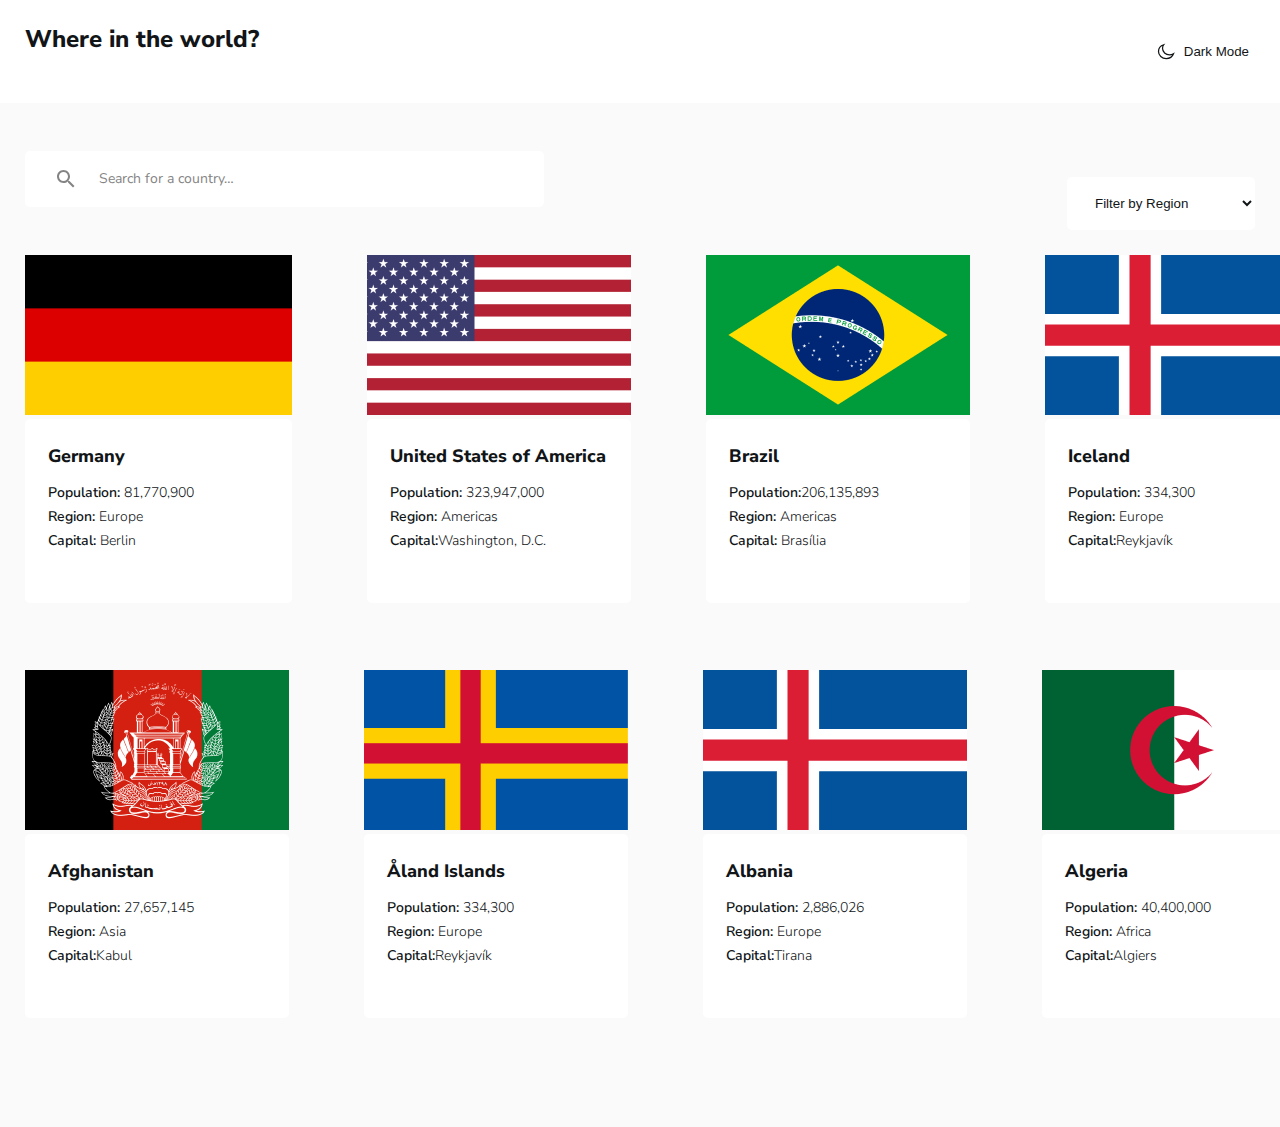
<file: index.html>
<!DOCTYPE html>
<html lang="en">

<head>
  <meta charset="UTF-8">
  <meta name="viewport" content="width=device-width, initial-scale=1.0">
  <title>Country</title>

  <link rel="preconnect" href="https://fonts.googleapis.com">
  <link rel="preconnect" href="https://fonts.gstatic.com" crossorigin>
  <link
    href="https://fonts.googleapis.com/css2?family=Nunito+Sans:opsz,wght@6..12,300;6..12,400;6..12,600;6..12,800&display=swap"
    rel="stylesheet">
  <link rel="stylesheet" href="style/style.css">
</head>

<body>
  <header class="header">
    <div  class="header-site container ">
      <h3 class="header-text">Where in the world?</h3>
      <button class="header-button" type="button"><span class="header-dark-mode">Dark Mode</span></button>
    </div>
    <div class="header-list">
      <div class="container">
        <div class="header-select">
          <div class="header-div">
            <input class="header-input " type="text" placeholder="Search for a country…">
            <svg class="header-svg" width="18" height="18" viewBox="0 0 18 18" fill="none" xmlns="http://www.w3.org/2000/svg">
              <g id="search">
              <path id="icon-search-black" fill-rule="evenodd" clip-rule="evenodd" d="M12.5 11H11.7L11.4 10.7C12.4 9.6 13 8.1 13 6.5C13 2.9 10.1 0 6.5 0C2.9 0 0 2.9 0 6.5C0 10.1 2.9 13 6.5 13C8.1 13 9.6 12.4 10.7 11.4L11 11.7V12.5L16 17.5L17.5 16L12.5 11ZM6.5 11C4 11 2 9 2 6.5C2 4 4 2 6.5 2C9 2 11 4 11 6.5C11 9 9 11 6.5 11Z" fill="currentColor"/>
              </g>
              </svg>
          </div>
             <select class="header-option">
              <option class="header-item" value="Filter by Region">Filter by Region</option>
              <option class="header-item" value="Africa">Africa</option>
              <option class="header-item" value="America">America</option>
              <option class="header-item" value="Asia">Asia</option>
              <option class="header-item" value="Europe">Europe</option>
              <option class="header-item" value="Oceania">Oceania</option>
             </select>  
        </div>
        <ul class="footer-ul">
          <li class="footer-li">
            <img src="img/germany-flag.png" alt="flag" width="267" height="160">
            <div class="footer-div">
            <a class="country-link" href="country.html">
              <h3 class="country-name">Germany</h3>
            </a>
              <p class="footer-text"><span class="footer-span">Population:</span> 81,770,900
              </p>
              <p class="footer-text"><span class="footer-span">Region: </span>Europe</p>
              <p class="footer-text"><span class="footer-span">Capital:</span> Berlin</p>
            </div>
          </li>

          <li class="footer-li">
            <img src="img/usa-flag.png" alt="flag" width="264" height="160">
            <div class="footer-div">
            <a class="country-link" href="country.html">
              <h3 class="country-name">United States of America</h3>
            </a>
              <p class="footer-text"><span class="footer-span">Population:</span> 323,947,000</p>

              <p class="footer-text"><span class="footer-span">Region: </span> Americas</p>
              <p class="footer-text"><span class="footer-span">Capital:</span>Washington, D.C.</p>
            </div>
          </li>

          <li class="footer-li">
            <img src="img/brazil-flag.png" alt="flag" width="264" height="160">
            <div class="footer-div">
            <a class="country-link" href="country.html">
              <h3 class="country-name">Brazil</h3>
            </a>
              <p class="footer-text"><span class="footer-span">Population:</span>206,135,893
              </p>
              <p class="footer-text"><span class="footer-span">Region: </span> Americas</p>
              <p class="footer-text"><span class="footer-span">Capital:</span> Brasília</p>
            </div>
          </li>

          <li class="footer-li">
            <img src="img/iceland-flag.png" alt="flag" width="264" height="160">
            <div class="footer-div">
            <a class="country-link" href="country.html">
              <h3 class="country-name">Iceland</h3>
            </a>
              <p class="footer-text"><span class="footer-span">Population:</span> 334,300
              </p>
              <p class="footer-text"><span class="footer-span">Region: </span>Europe</p>
              <p class="footer-text"><span class="footer-span">Capital:</span>Reykjavík</p>
            </div>
          </li>
        </ul>

        <ul class="footer-ul">
          <li class="footer-li">
          <img src="img/afganistan-flag.png" alt="flag" width="264" height="160">
          <div class="footer-div">
          <a class="country-link" href="country.html">
            <h3 class="country-name">Afghanistan</h3>
          </a>
            <p class="footer-text"><span class="footer-span">Population:</span> 27,657,145
            </p>
            <p class="footer-text"><span class="footer-span">Region: </span>Asia</p>
            <p class="footer-text"><span class="footer-span">Capital:</span>Kabul</p>
          </div>
        </li>

        <li class="footer-li">
          <img src="img/atland-island.png" alt="flag" width="264" height="160">
          <div class="footer-div">
          <a class="country-link" href="country.html">
            <h3 class="country-name">Åland Islands</h3>
          </a>
            <p class="footer-text"><span class="footer-span">Population:</span> 334,300
            </p>
            <p class="footer-text"><span class="footer-span">Region: </span>Europe</p>
            <p class="footer-text"><span class="footer-span">Capital:</span>Reykjavík</p>
          </div>
        </li>

        <li class="footer-li">
          <img src="img/iceland-flag.png" alt="flag" width="264" height="160">
          <div class="footer-div">
          <a class="country-link" href="country.html">
            <h3 class="country-name">Albania</h3>
          </a>
            <p class="footer-text"><span class="footer-span">Population:</span> 2,886,026
            </p>
            <p class="footer-text"><span class="footer-span">Region: </span>Europe</p>
            <p class="footer-text"><span class="footer-span">Capital:</span>Tirana</p>
          </div>
        </li>

        <li class="footer-li">
          <img src="img/algeria.png" alt="flag" width="264" height="160">
          <div class="footer-div">
          <a class="country-link" href="country.html">
            <h3 class="country-name">Algeria</h3>
          </a>
            <p class="footer-text"><span class="footer-span">Population:</span> 40,400,000
            </p>
            <p class="footer-text"><span class="footer-span">Region: </span>Africa</p>
            <p class="footer-text"><span class="footer-span">Capital:</span>Algiers</p>
          </div>
        </li>

        
        </ul>
      </div>
    </div>
  </header>


  <script src="main.js"></script>
</body>

</html>
</file>
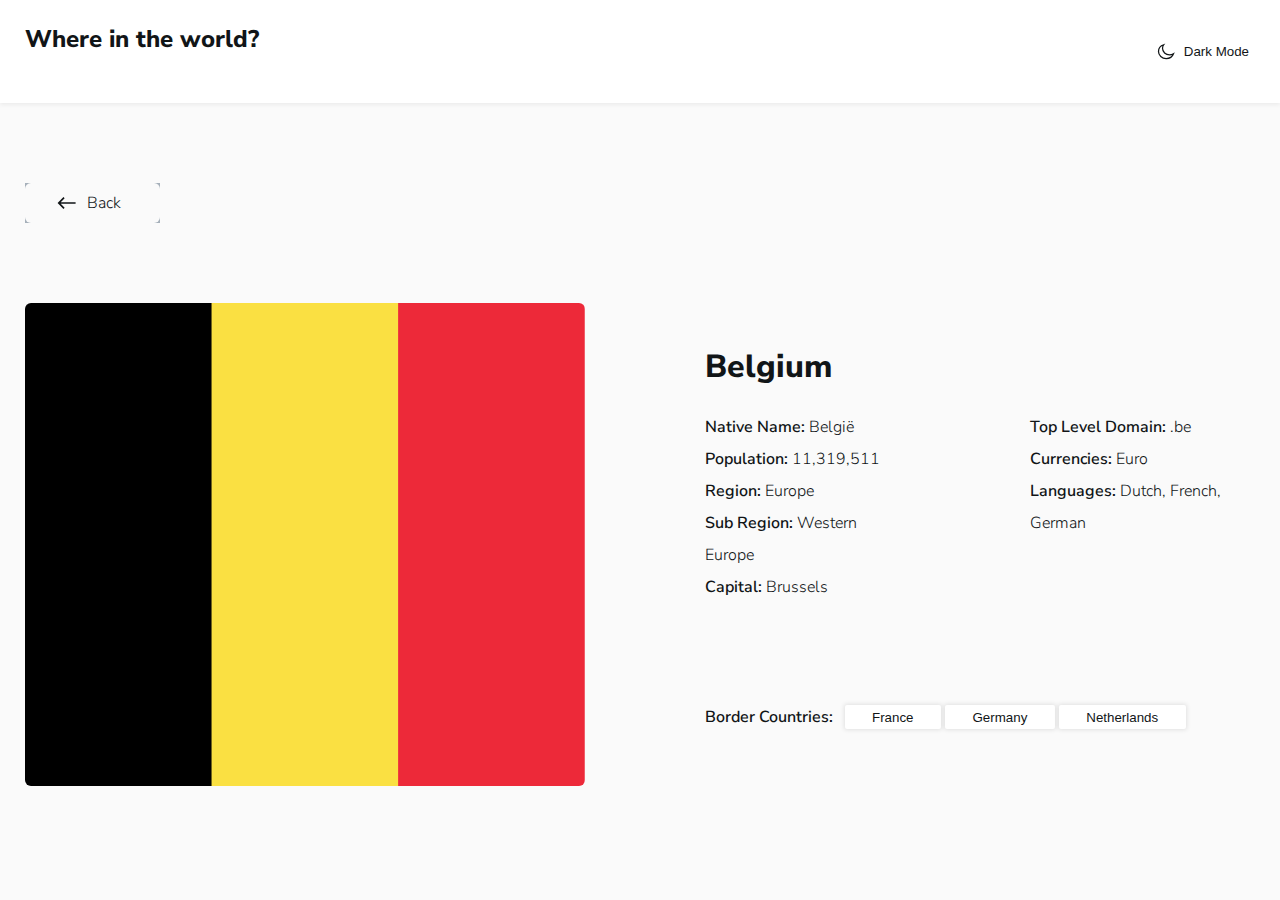
<file: country.html>
<!DOCTYPE html>
<html lang="en">

<head>
  <meta charset="UTF-8">
  <meta name="viewport" content="width=device-width, initial-scale=1.0">
  <title>Country</title>
  <link rel="preconnect" href="https://fonts.googleapis.com">
  <link rel="preconnect" href="https://fonts.gstatic.com" crossorigin>
  <link
    href="https://fonts.googleapis.com/css2?family=Nunito+Sans:opsz,wght@6..12,300;6..12,400;6..12,600;6..12,800&display=swap"
    rel="stylesheet">
  <link rel="stylesheet" href="style/country.css">
</head>

<body>

  <header class="header">
    <div class="header-site container ">
      <a class="header-link" href="index.html ">
        <h3 class="header-text">Where in the world?</h3>
      </a>
      <button class="header-button" type="button">Dark Mode</button>
    </div>
  </header>

  <main class="main-site ">
    <div class="container">
      <a class="back" href="index.html">
        <button type="button" class="header-back">
          <div class="header-input">
           
            <span class="header-span">
              <svg class="header-svg" width="20" height="20" viewBox="0 0 20 20" fill="none" xmlns="http://www.w3.org/2000/svg">
                <g id="call-made">
                <path id="Shape" fill-rule="evenodd" clip-rule="evenodd" d="M6.46447 4.10744L7.64298 5.28596L3.75389 9.17504L18.6031 9.17504L18.6031 10.825L3.75389 10.825L7.64298 14.714L6.46447 15.8926L0.57191 10L6.46447 4.10744Z" fill="currentColor"/>
                </g>
                </svg>
              Back
            </span>
          </div>
        </button>
      </a>
      <footer class="footer">
        <img class="footer-flag" src="img/germany-flag-2.png" alt="">
        <div>
          <h3 class="footer-country">Belgium</h3>

          <div class="footer-item">
            <div class="footer-div">
              <p class="country-information">
                <span class="footer-span">Native Name:</span> België<br>
                <span class="footer-span">Population:</span> 11,319,511<br>
                <span class="footer-span">Region: </span>Europe<br>
                <span class="footer-span">Sub Region:</span> Western Europe<br>
                <span class="footer-span">Capital:</span> Brussels <br>
              </p>
            </div>
            <div class="footer-div">
              <p class="country-information">
                <span class="footer-span">Top Level Domain:</span> .be <br>
                <span class="footer-span">Currencies:</span> Euro <br>
                <span class="footer-span">Languages:</span> Dutch, French, German <br>
              </p>
            </div>
          </div>
          <div class="footer-list">
            <h3 class="footer-text">Border Countries: </h3>
            <div>
              <button class="footer-countries-name">France</button>
              <button class="footer-countries-name">Germany</button>
              <button class="footer-countries-name">Netherlands</button>
            </div>
          </div>
        </div>
      </footer>
    </div>
  </main>


  <script src="main.js"></script>
</body>

</html>
</file>
<file: style/style.css>
:root {
  --text-color: #111517;
  --search-color: #848484;
  --bg-color: #fafafa;
  --header-bg-color: #fff;
  --items: #848484;
}

.dark-mode {
  --bg-color: #202C36;
  --text-color: #fff;
  --header-bg-color: #2B3844;
  --search-color: #fff;
  --items: #fff;
}

html {
  height: 100%;
  box-sizing: border-box;
  scroll-behavior: smooth;
}

*,
*::before,
*::after {
  box-sizing: inherit;
}



body {
  height: 100%;
  display: flex;
  flex-direction: column;
  background-color: var(--bg-color);
  color: var(--text-color);
  margin: 0;
  padding: 0;
}


::-webkit-input-placeholder {
  /* Webkit, Blink. Edge */
  color:var(--search-color);
}

:-moz-placeholder {
  /* Mozilla, Firefox 4 to 18 */
  color: var(--search-color);
  opacity: 1;
}

:-moz-placeholder {
  /* Mozilla, Firefox 19+ */
  color: var(--search-color);
  opacity: 1;
}

:-moz-input-placeholder {
  /* Internet Explorer  10-11 */
  color: var(--search-color);
}
::-ms-input-placeholder{
  /* Microsoft Edge */
  color: var(--search-color);
}
::placeholder{
  /* Most Modern browsers support this now */
  color: var(--search-color);
}


.container {
  width: 100%;
  max-width: 1440px;
  padding-left: 25px;
  padding-right: 25px;
  margin-left: auto;
  margin-right: auto;
}

*:focus {
  outline: 2px dashed #81b8cb;
  outline-offset: 3px;
}

.header {
  background-color: var(--header-bg-color);
}

.header-site {
  display: flex;
  justify-content: space-between;
  align-items: center;
  padding-top: 23px;
  padding-bottom: 24px;
}

.header-text {
  margin-top: 0;
  width: 234px;
  color: var(--text-color);
  font-family: Nunito Sans;
  font-size: 24px;
  font-style: normal;
  font-weight: 800;
  line-height: normal;
}

.header-button {
  cursor: pointer;
  display: flex;
  align-items: center;
  border: 0;
  color: var(--text-color);
  background-color: transparent;
}



.header-dark-mode {
  display: flex;
  align-items: center;
}

.header-dark-mode::before {

  margin-right: 8px;
  content: "";
  background-image: url(../img/Group\ 3.svg);
  width: 20px;
  height: 20px;
}


.header-list {
  background-color: var(--bg-color);
  width: 100%;
  height: 1024px;
  padding-top: 48px;
}

.header-search {
  display: flex;
  width: 100%;
  border: 0;
  max-width: 480px;
  height: 56px;
  border-radius: 5px;
  background: var(--text-color);
  color: var(--search-color);
  font-family: Nunito Sans;
  font-size: 14px;
  font-style: normal;
  font-weight: 400;
  line-height: 20px;
  padding-left: 32px;
  margin-bottom: 48px;

}

.header-select {
  display: flex;
  justify-content: space-between;
  align-items: center;
}

.header-div {
  position: relative;
}

.header-option {
  padding-top: 18px;
  padding-bottom: 18px;
  padding-left: 24px;
  padding-right: 50px;
  border-radius: 5px;
  border: 0;
  background-color: var(--header-bg-color);
  color: var(--text-color);

}

.header-item {

  font-family: Nunito Sans;
  font-size: 14px;
  font-style: normal;
  font-weight: 400;
  line-height: 20px;
}

.header-input {
  border: 0;
  color: var(--items);
  font-family: Nunito Sans;
  font-size: 14px;
  font-style: normal;
  font-weight: 400;
  line-height: 20px;
  padding-left: 74px;
  padding-top: 18px;
  padding-bottom: 18px;
  padding-right: 270px;
  border-radius: 5px;
  margin-bottom: 48px;
  background-color: var(--header-bg-color);
}

.header-svg {
  color: var(--items);
  position: absolute;
  top: 19px;
  left: 32px;
}


.footer-ul {
  display: flex;
  justify-content: space-between;
  margin: 0;
  padding: 0;
}

.footer-ul:not(:last-child) {
  margin-bottom: 67px;
}

.footer-li:not(:last-child) {
  margin-right: 75px;
}

.footer-li {
  list-style: none;
}

.footer-div {
  padding-top: 24px;
  padding-left: 23px;
  padding-bottom: 46px;

  border-radius: 5px;
  background-color: var(--header-bg-color);

}

.country-link {
  text-decoration: none;
}

.country-name {
  margin-top: 0;
  margin-bottom: 16px;
  color: var(--text-color);
  font-family: Nunito Sans;
  font-size: 18px;
  font-style: normal;
  font-weight: 800;
  line-height: 26px;
}

.footer-text {
  margin-top: 0;
  margin-bottom: 8px;
  color: var(--text-color);
  font-family: Nunito Sans;
  font-size: 14px;
  font-style: normal;
  font-weight: 300;
  line-height: 16px;
}

.footer-span {
  color: var(--text-color);
  font-family: Nunito Sans;
  font-size: 14px;
  font-style: normal;
  font-weight: 600;
  line-height: 16px
}
</file>
<file: style/country.css>
:root {
  --text-color: #111517;
  --search-color: #848484;
  --bg-color: #fafafa;
  --header-bg-color: #fff;
  --border-color: #a6b0ba;

}

.dark-mode {
  --bg-color: #202C36;
  --text-color: #fff;
  --header-bg-color: #2B3844;
  --border-color: #2B3844;

}

html {
  height: 100%;
  box-sizing: border-box;
  scroll-behavior: smooth;
}

*,
*::before,
*::after {
  box-sizing: inherit;
}



body {
  height: 100%;
  display: flex;
  flex-direction: column;
  background-color: var(--bg-color);
  color: var(--text-color);


  margin: 0;
  padding: 0;
}

.container {
  width: 100%;
  max-width: 1440px;
  padding-left: 25px;
  padding-right: 25px;
  margin-left: auto;
  margin-right: auto;
}

*:focus {
  outline: 2px dashed #81b8cb;
  outline-offset: 3px;
}

.header {
  background-color: var(--header-bg-color);
  box-shadow: 0px 2px 4px 0px rgba(0, 0, 0, 0.06);
  margin-bottom: 80px;

}

.header-site {
  display: flex;
  justify-content: space-between;
  align-items: center;
  padding-top: 23px;
  padding-bottom: 24px;
}

.header-link {
  text-decoration: none;
}

.header-text {
  margin-top: 0;
  width: 234px;
  color: var(--text-color);
  font-family: Nunito Sans;
  font-size: 24px;
  font-style: normal;
  font-weight: 800;
  line-height: normal;
}

.header-button {
  cursor: pointer;
  display: flex;
  align-items: center;
  border: 0;
  color: var(--text-color);
  background-color: transparent;
}

.header-button::before {
  margin-right: 8px;
  content: "";
  background-image: url(../img/Group\ 3.svg);
  width: 20px;
  height: 20px;
}

.main-site {
  background: var(--bg-color);
}



.header-back {
  border: 0;
  display: flex;
  align-items: center;
  padding: 0;
  background-color: var(--border-color);
  margin-bottom: 80px;
}

.back {
  text-decoration: none;
}


.header-span {
  display: flex;
  align-items: center;
  border-radius: 6px;
  color: var(--text-color);
  font-family: Nunito Sans;
  font-size: 16px;
  font-style: normal;
  font-weight: 300;
  line-height: 20px;
  background-color: var(--bg-color);
  padding-top: 10px;
  padding-bottom: 10px;
  padding-right: 39px;
  padding-left: 32px;
}
.header-svg{
margin-right: 10px;
}

.footer {
  display: flex;
  align-items: center;
}

.footer-flag {
  width: 560px;
  height: 483px;
  border-radius: 6px;
  margin-right: 120px;
}


.footer-item {
  display: flex;
}

.footer-div {
  margin-bottom: 70px;
}

.footer-div:not(:last-child) {
  margin-right: 141px;
}

.footer-country {
  margin-top: 0;
  margin-bottom: 23px;
  width: 124px;
  color: var(--text-color);
  font-family: Nunito Sans;
  font-size: 32px;
  font-style: normal;
  font-weight: 800;
  line-height: normal;
}



.country-information {
  margin-top: 0;
  color: var(--text-color);
  font-family: Nunito Sans;
  font-size: 16px;
  font-style: normal;
  font-weight: 300;
  line-height: 32px;
}

.footer-span {
  margin-top: 0;
  color: var(--text-color);
  font-family: Nunito Sans;
  font-size: 16px;
  font-style: normal;
  font-weight: 600;
  line-height: 32px;
}


.footer-list {
  display: flex;
  align-items: center;
}


.footer-text {
  margin-right: 12px;
  width: 128px;
  color: var(--text-color);
  font-family: Nunito Sans;
  font-size: 16px;
  font-style: normal;
  font-weight: 600;
  line-height: 24px;
}

.footer-countries-name {
  cursor: pointer;
  padding-top: 5px;
  padding-bottom: 4px;
  padding-left: 27px;
  padding-right: 28px;

  border-radius: 2px;
  color: var(--text-color);
  border: 0px solid #979797;
  background: var(--header-bg-color);
  box-shadow: 0px 0px 4px 1px rgba(0, 0, 0, 0.10);
}
</file>
